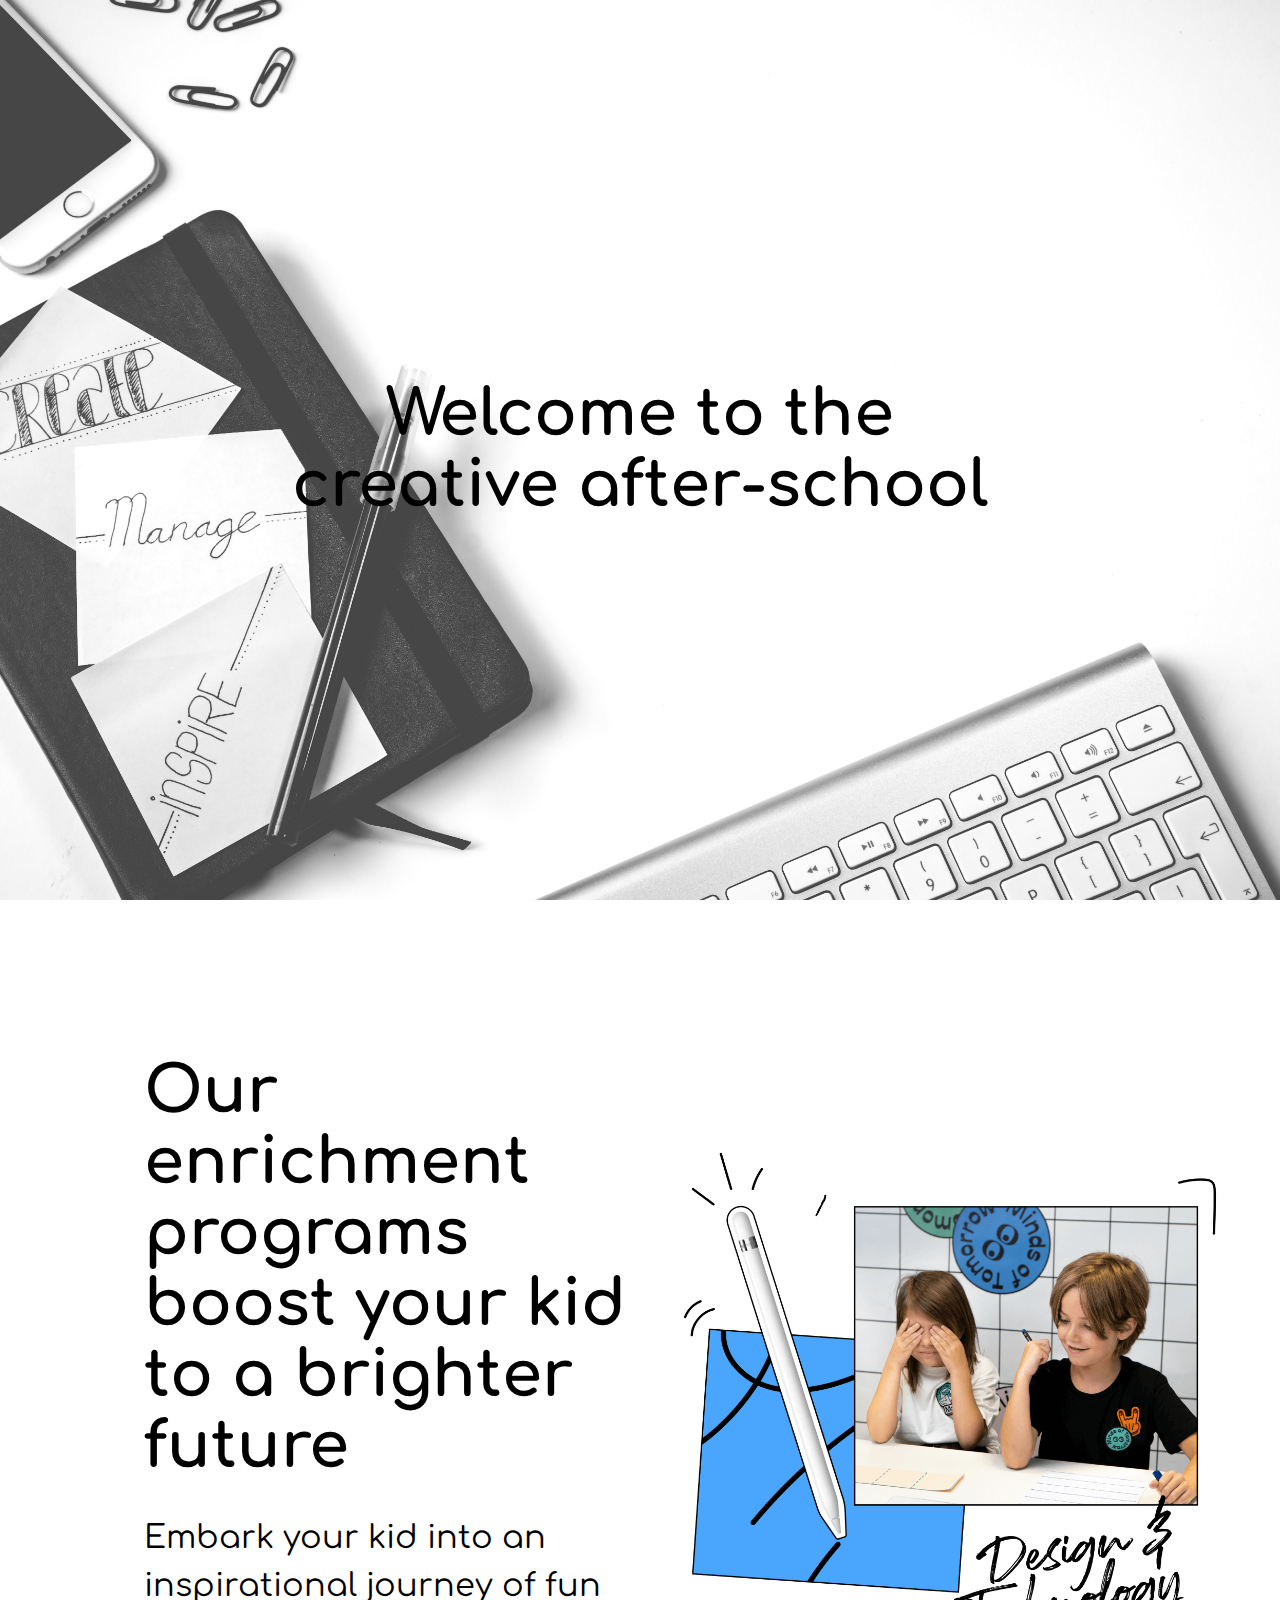
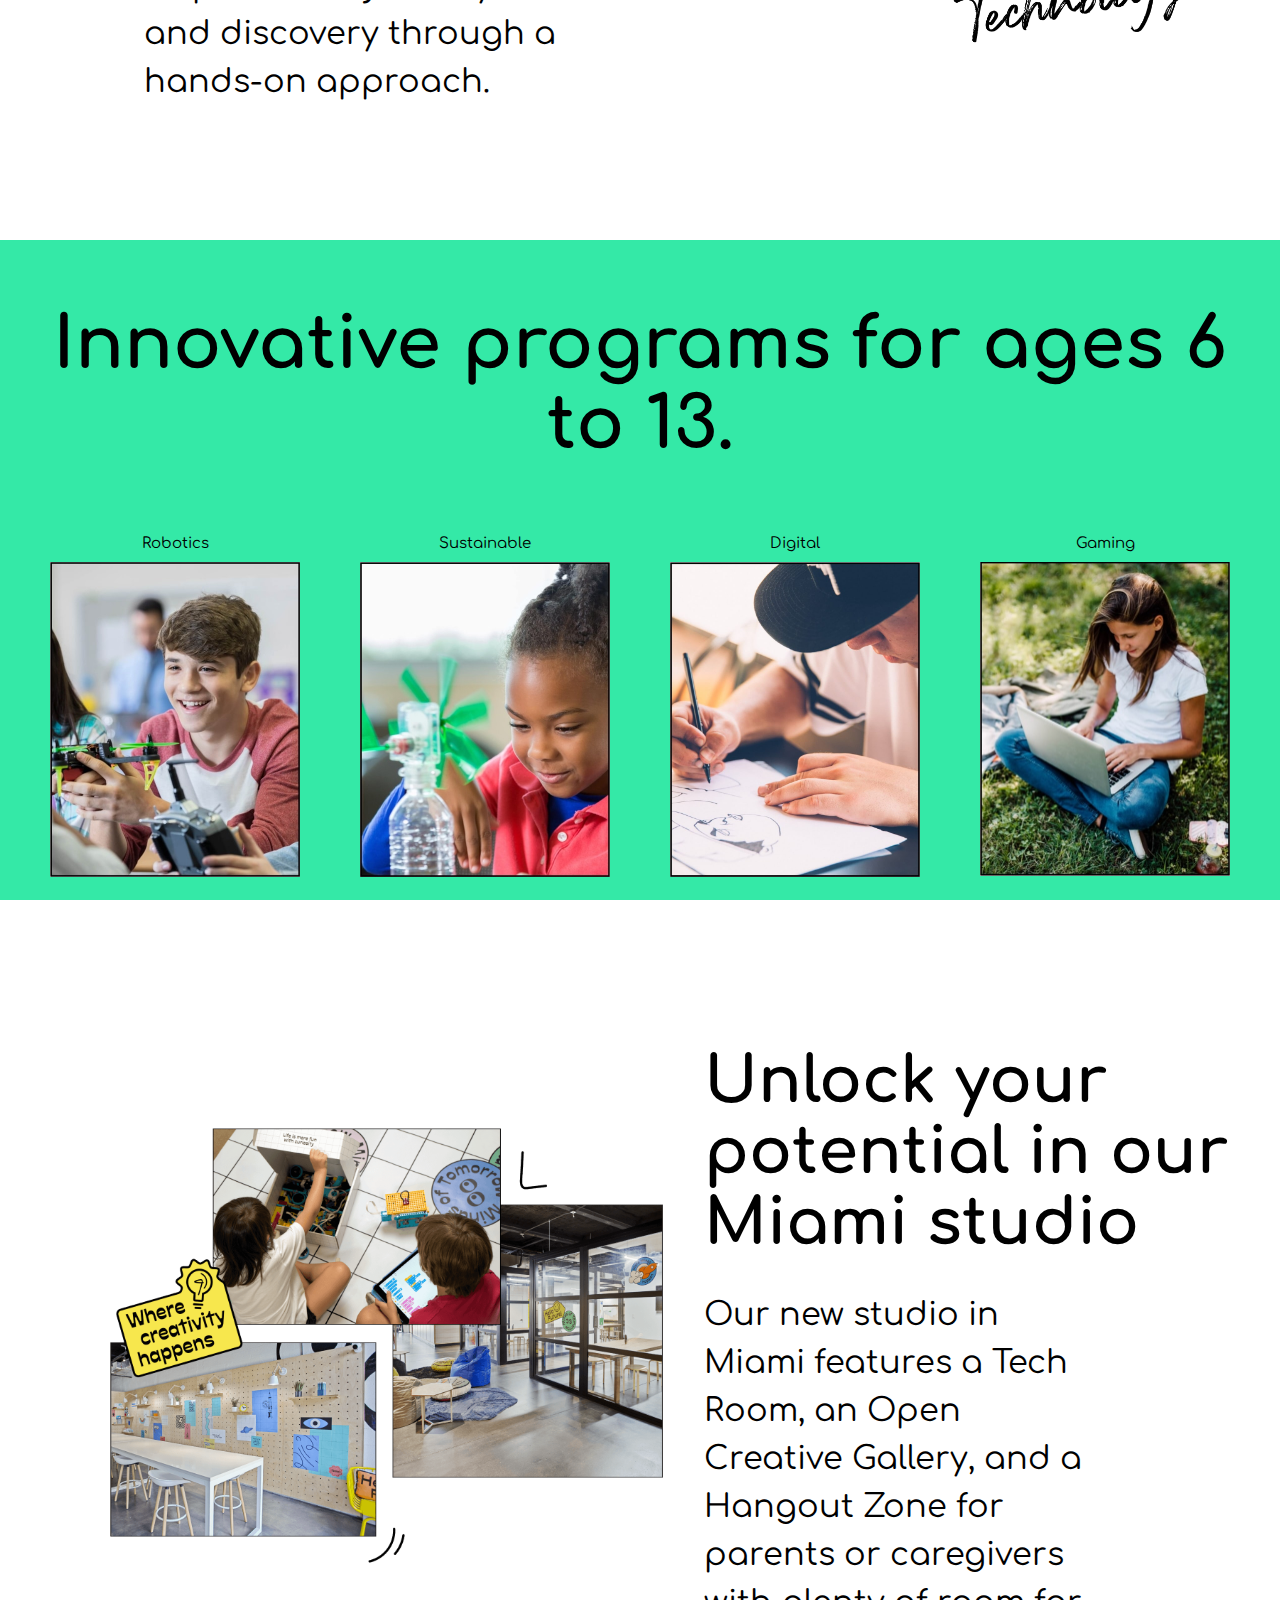
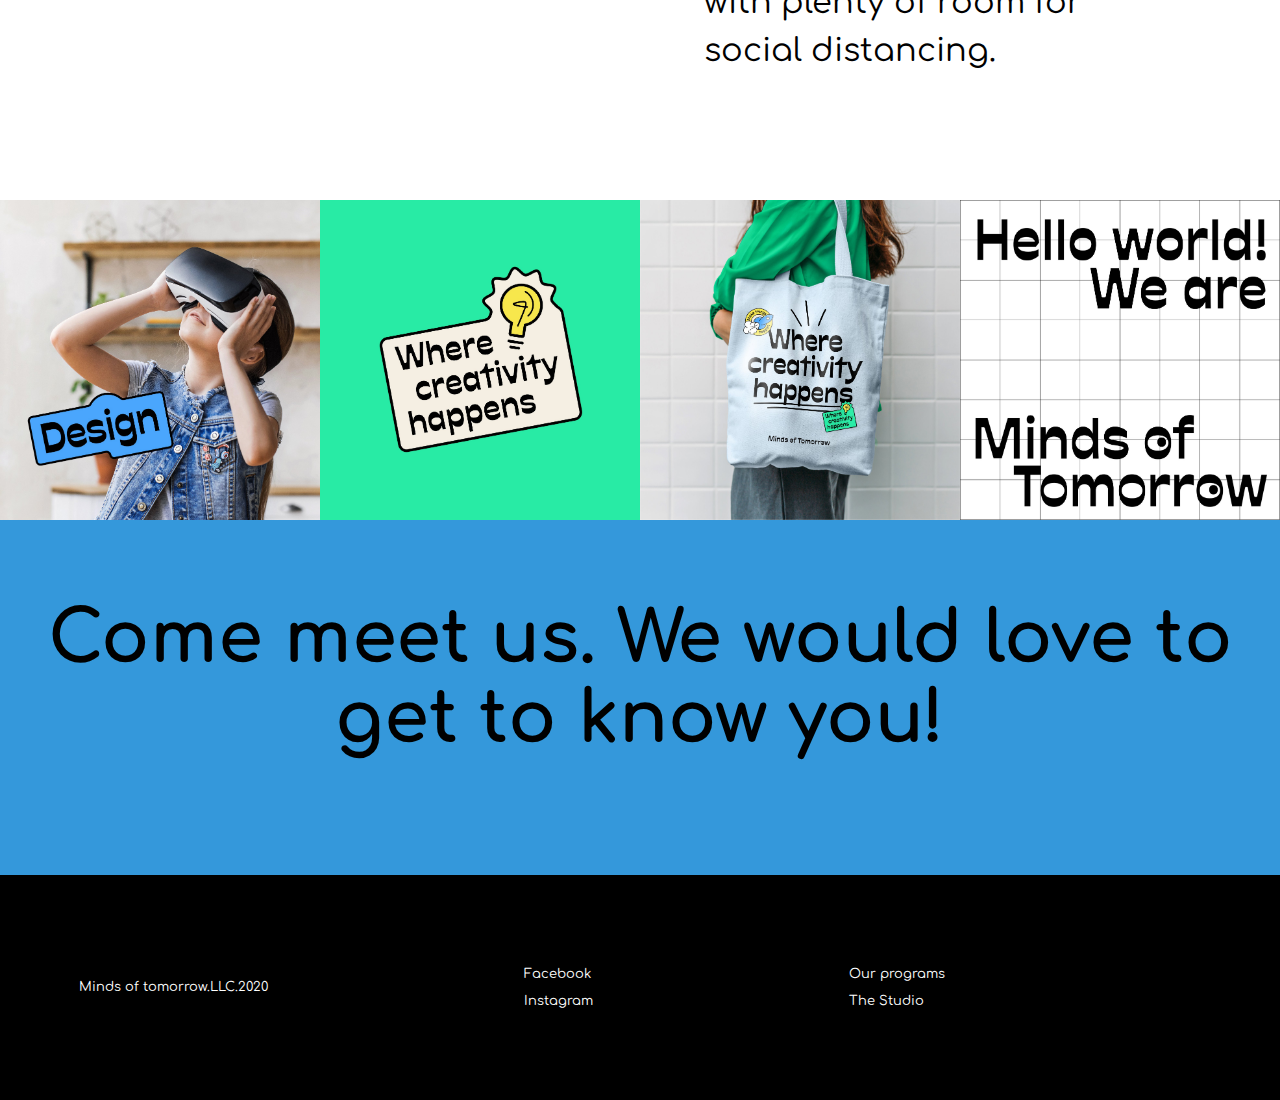
<file: index.html>
<!DOCTYPE html>
<html lang="es">
<head>
    <meta charset="UTF-8">
    <meta name="viewport" content="width=device-width, initial-scale=1.0">
    <title>Minds of Tomorrow</title>
    <link rel="icon" type="img/png" href="./img/icono.png">
    <link rel="stylesheet" href="./css/estilo.css">
    <link href="https://fonts.googleapis.com/css2?family=ABeeZee:ital@0;1&family=Comfortaa:wght@300..700&family=Geo:ital@0;1&family=Kanit:ital,wght@0,100;0,200;0,300;0,400;0,500;0,600;0,700;0,800;0,900;1,100;1,200;1,300;1,400;1,500;1,600;1,700;1,800;1,900&family=Poppins:ital,wght@0,100;0,200;0,300;0,400;0,500;0,600;0,700;0,800;0,900;1,100;1,200;1,300;1,400;1,500;1,600;1,700;1,800;1,900&family=Press+Start+2P&family=Roboto+Flex:opsz,wght@8..144,100..1000&family=Roboto+Serif:ital,opsz,wght@0,8..144,100..900;1,8..144,100..900&family=Roboto:ital,wght@0,100..900;1,100..900&display=swap" rel="stylesheet">
</head>
<body>
    <div class="header">
        <h1 class="welcome">Welcome to the creative after-school</h1>
    </div>

    <div class="start">
        <div class="textsection">
            <h2>Our enrichment programs boost your kid to a brighter future</h2>
            <p>Embark your kid into an inspirational journey of fun and discovery through a hands-on approach.</p>
        </div>
        <div class="imagen">
            <img src="./img/section-1.png" alt="proyecto">
        </div>
    </div>

    <div class="section green-section">
        <h2 class="ino">Innovative programs for ages 6 to 13.</h2>
        <div class="images">
            <div class="imagentexto">
                <div class="textoencima">Robotics</div>
                <img src="./img/section-2-a.jpeg" alt="Robotics">
            </div>

            <div class="imagentexto">
                <div class="textoencima">Sustainable</div>
                <img src="./img/section-2-b.jpeg" alt="Sustainable">
            </div>

            <div class="imagentexto">
                <div class="textoencima">Digital</div>
                <img src="./img/section-2-c.jpeg" alt="Digital">
            </div>

            <div class="imagentexto">
                <div class="textoencima">Gaming</div>
                <img src="./img/section-2-d.jpeg" alt="Gaming">
            </div>
        </div>
    </div>

    <div class="white">
        <div class="whitesec">
            <img src="./img/section-3.png" alt="proyecto">
        </div>
        <div class="textwhite">
            <h2>Unlock your potential in our Miami studio</h2>
            <p>Our new studio in Miami features a Tech Room, an Open Creative Gallery, and a Hangout Zone for parents or caregivers with plenty of room for social distancing.</p>
        </div>
    </div>

    <div class="lastimg">
            <img src="./img/section-4-a.jpg" class="second">
            <img src="./img/section-4-b.jpg" class="second">
            <img src="./img/section-4-c.jpg" class="second">
            <img src="./img/section-4-d.jpg" class="second">
    </div>

    <div class="section blue-section">
        <h2>Come meet us. We would love to get to know you!</h2>
    </div>

    <footer class="footer">
            <div class="mind">
                <p>Minds of tomorrow.LLC.2020</p>
            </div>

            <div class="frase">
                <p>Facebook</p>
                <p>Instagram</p>
            </div>

            <div class="frase">
                <p>Our programs</p>
                <p>The Studio</p>
            </div>
    </footer>

</body>
</html>
</file>
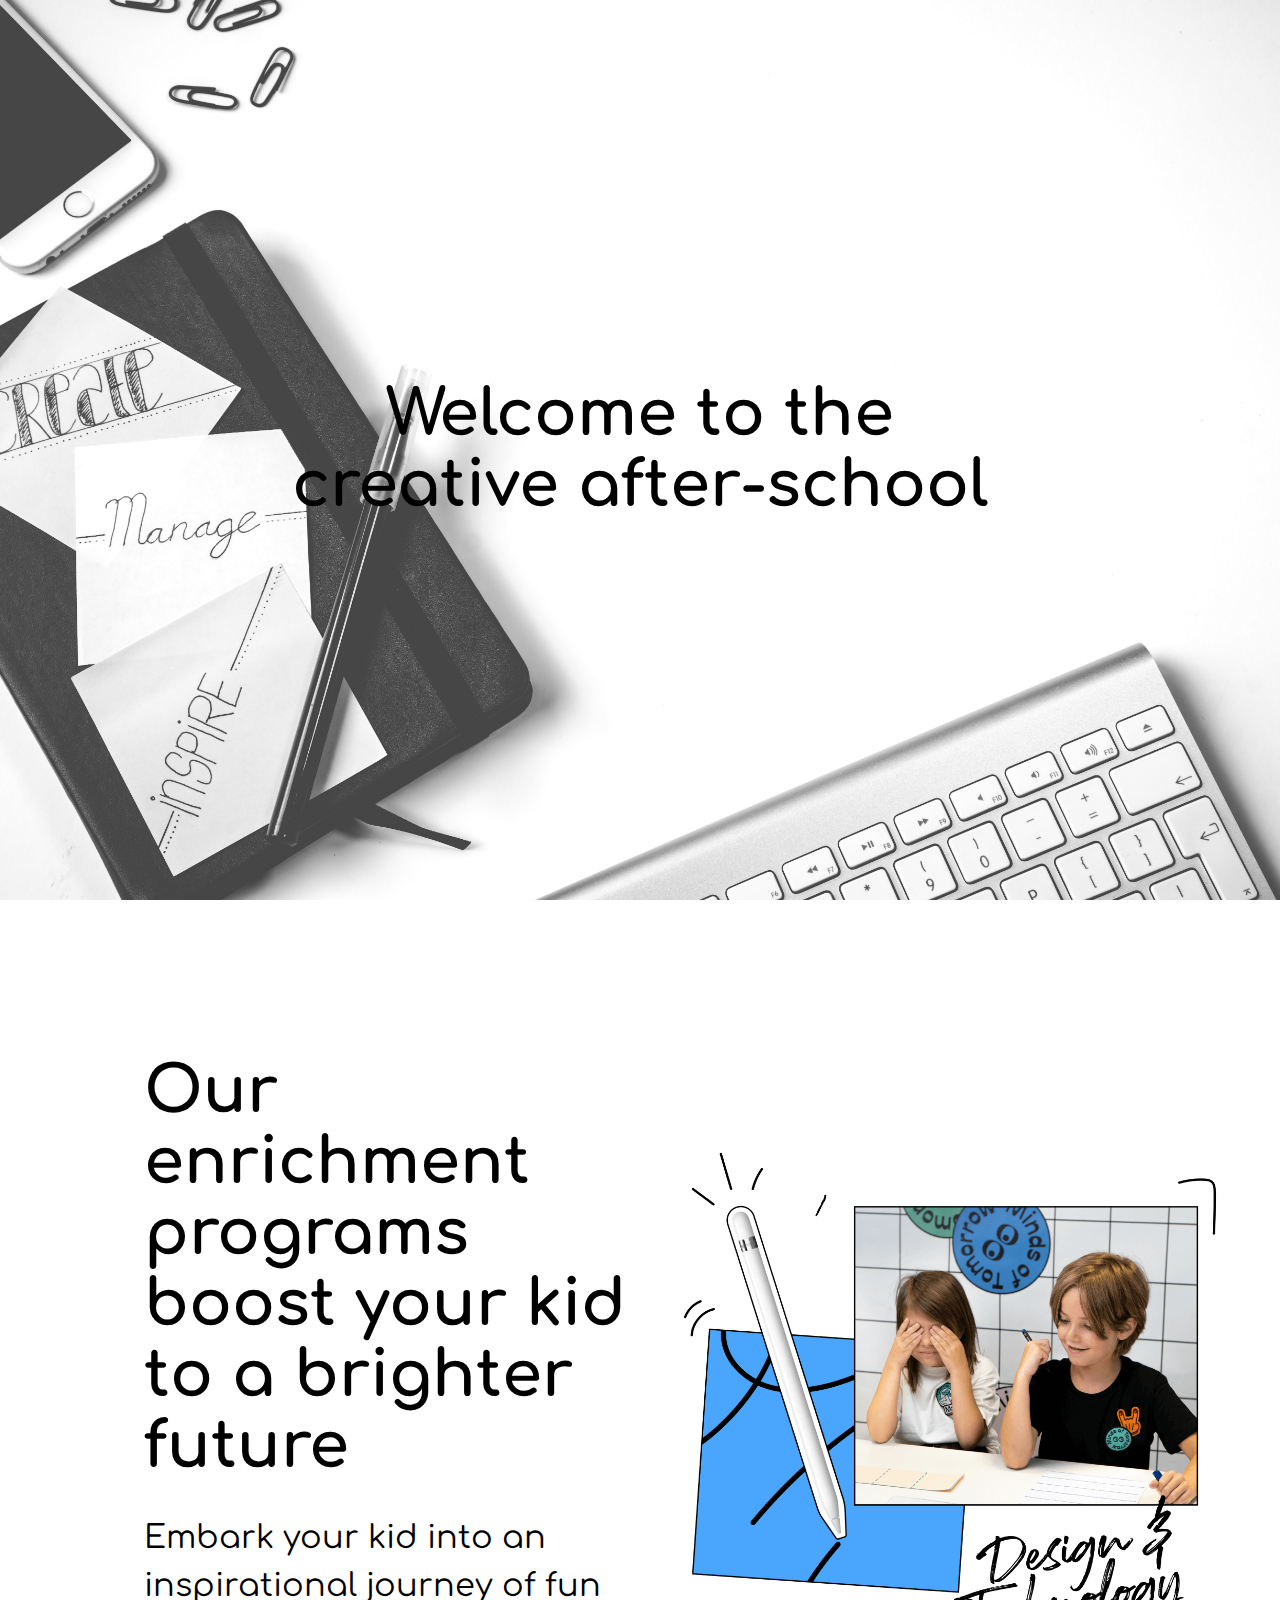
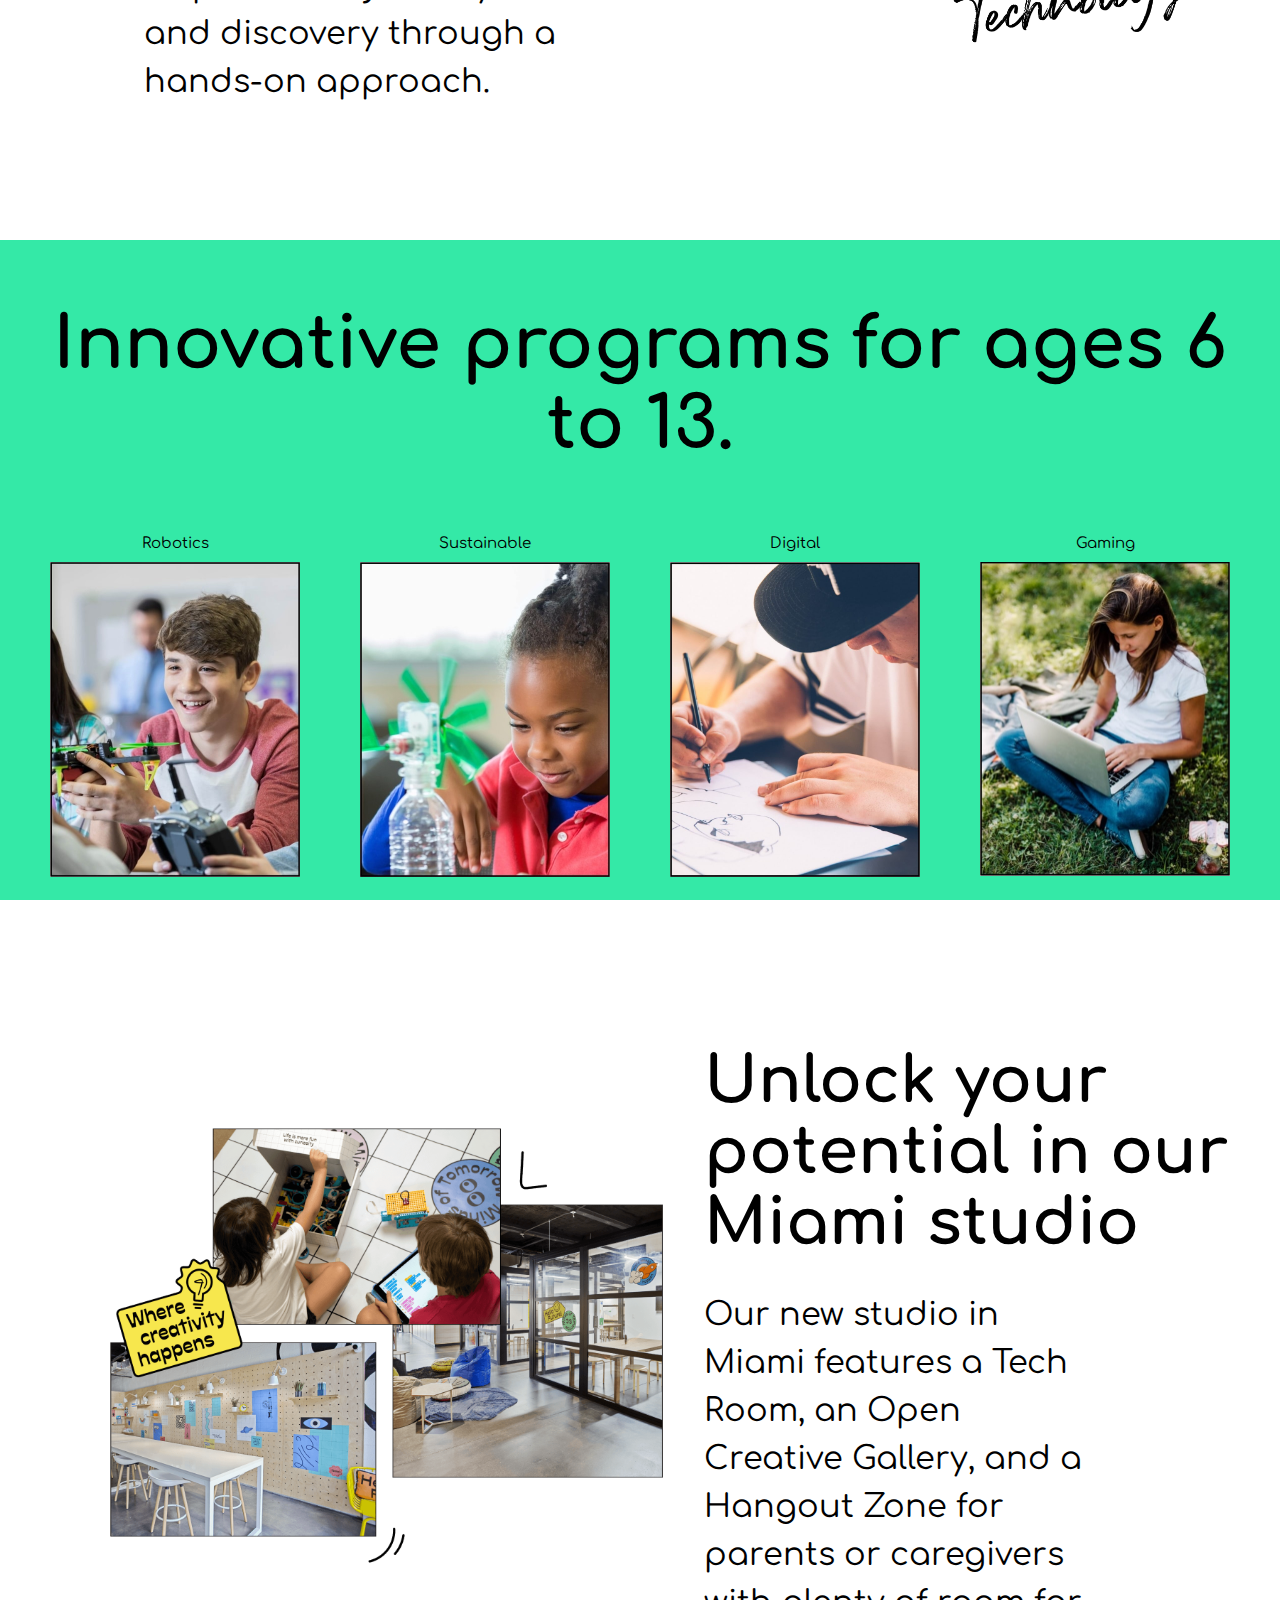
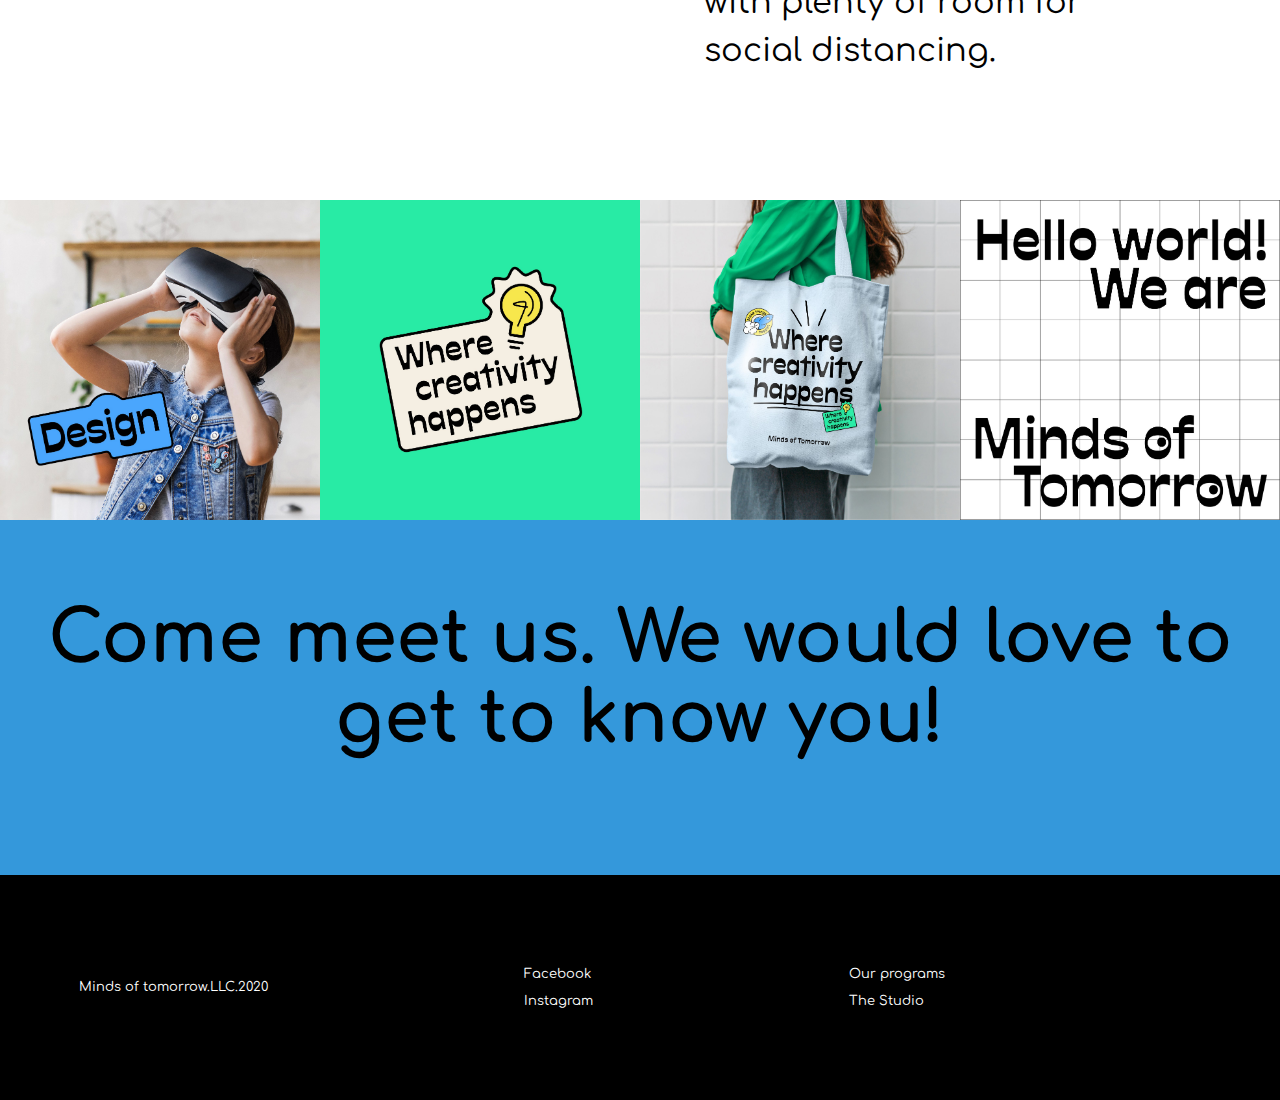
<file: html/index.html>
<!DOCTYPE html>
<html lang="es">
<head>
    <meta charset="UTF-8">
    <meta name="viewport" content="width=device-width, initial-scale=1.0">
    <title>mindsoftomorrow</title>
    <link rel="icon" type="img/png" href="../img/icono.png">
    <link rel="stylesheet" href="../css/estilo.css">
    <link href="https://fonts.googleapis.com/css2?family=ABeeZee:ital@0;1&family=Comfortaa:wght@300..700&family=Geo:ital@0;1&family=Kanit:ital,wght@0,100;0,200;0,300;0,400;0,500;0,600;0,700;0,800;0,900;1,100;1,200;1,300;1,400;1,500;1,600;1,700;1,800;1,900&family=Poppins:ital,wght@0,100;0,200;0,300;0,400;0,500;0,600;0,700;0,800;0,900;1,100;1,200;1,300;1,400;1,500;1,600;1,700;1,800;1,900&family=Press+Start+2P&family=Roboto+Flex:opsz,wght@8..144,100..1000&family=Roboto+Serif:ital,opsz,wght@0,8..144,100..900;1,8..144,100..900&family=Roboto:ital,wght@0,100..900;1,100..900&display=swap" rel="stylesheet">
</head>
<body>
    <div class="header">
        <h1 class="welcome">Welcome to the creative after-school</h1>
    </div>

    <div class="start">
        <div class="textsection">
            <h2>Our enrichment programs boost your kid to a brighter future</h2>
            <p>Embark your kid into an inspirational journey of fun and discovery through a hands-on approach.</p>
        </div>
        <div class="imagen">
            <img src="../img/section-1.png" alt="proyecto">
        </div>
    </div>

    <div class="section green-section">
        <h2 class="ino">Innovative programs for ages 6 to 13.</h2>
        <div class="images">
            <div class="imagentexto">
                <div class="textoencima">Robotics</div>
                <img src="../img/section-2-a.jpeg" alt="Robotics">
            </div>

            <div class="imagentexto">
                <div class="textoencima">Sustainable</div>
                <img src="../img/section-2-b.jpeg" alt="Sustainable">
            </div>

            <div class="imagentexto">
                <div class="textoencima">Digital</div>
                <img src="../img/section-2-c.jpeg" alt="Digital">
            </div>

            <div class="imagentexto">
                <div class="textoencima">Gaming</div>
                <img src="../img/section-2-d.jpeg" alt="Gaming">
            </div>
        </div>
    </div>

    <div class="white">
        <div class="whitesec">
            <img src="../img/section-3.png" alt="proyecto">
        </div>
        <div class="textwhite">
            <h2>Unlock your potential in our Miami studio</h2>
            <p>Our new studio in Miami features a Tech Room, an Open Creative Gallery, and a Hangout Zone for parents or caregivers with plenty of room for social distancing.</p>
        </div>
    </div>

    <div class="lastimg">
            <img src="../img/section-4-a.jpg" class="second">
            <img src="../img/section-4-b.jpg" class="second">
            <img src="../img/section-4-c.jpg" class="second">
            <img src="../img/section-4-d.jpg" class="second">
    </div>

    <div class="section blue-section">
        <h2>Come meet us. We would love to get to know you!</h2>
    </div>

    <footer class="footer">
            <div class="mind">
                <p>Minds of tomorrow.LLC.2020</p>
            </div>

            <div class="frase">
                <p>Facebook</p>
                <p>Instagram</p>
            </div>

            <div class="frase">
                <p>Our programs</p>
                <p>The Studio</p>
            </div>
    </footer>

</body>
</html>
</file>
<file: css/estilo.css>
body {
    font-family: 'Comfortaa', sans-serif;
    margin: 0;
    padding: 0;
}
.header {
    background: url(../img/banner-2.jpg) no-repeat center/cover; /*para establecer un fondo con una imagen*/
    width: 100vw; /*La anchura es del 100%*/
    height: 100vh; /*la altura es del 100%*/
    display: flex; /*para centrar el contenido tanto horizontal como verticalmente*/
    justify-content: center;
    align-items: center; /*para que el texto quede en el centro de la página*/
    text-align: center; /*para que el texto quede centrado y no en el lado derecho o izquierdo*/
    font-size: 2rem;
}

.welcome { /*para darle estilo al encabezado de la primera pagina*/
    margin-left: 20%;
    margin-right: 20%;
}

.start { /* para darle estilo a todo lo que esta dentro de la segunda sección*/
    display: flex;
    align-items: center;
    height: 100vh;
    margin: 0;
    padding: 20px;
}

.textsection { 
    width: 50%; /*para que los textos de la segunda sección y la imagen ocupen el 50 - 50*/
}

.imagen { /* la imagen de la segunda sección*/
    width: 50%; /*ocupa 50 de ancho*/
    display: flex;
    justify-content: center;
    align-items: center;
}

.textsection h2 { /* para darle estilos al encabezado de la segunda sección*/
    font-size: 4em;
    margin-bottom: 20px;
    margin-left: 20%;
}

.textsection p { /* para darle estilos al texto de la segunda sección*/
    font-size: 2em;
    line-height: 1.5;
    margin-left: 20%;
}

.imagen img { /*la imagen de Design & Tec*/
    max-width: 100%;
}

.green-section { 
    background: #34e9a7;
    color: black;
    text-align: center;
    font-size: 3em; /*el encabezado Innovative*/
    margin: 0;
    padding: 5px;
}

.images { 
    display: flex;
    justify-content: center;
    flex-wrap: wrap;
}

.images img { /*las imágenes de la sección verde*/
    width: 250px;
    margin: 10px;
}

.imagentexto { 
    position: relative;
    width: 290px; /*espacio entre las imagenes*/
    height: 350px; 
    margin: 10px;
}

.textoencima { 
    left: 35%;
    font-size: 15px;
}

.white {
    display: flex;
    justify-content: space-between;
    align-items: center;
    height: 100vh;
    margin: 0;
}

.textwhite {
    width: 50%;
}

.whitesec {
    width: 50%;
    display: flex;
    justify-content: center;
    align-items: center;
}

.textwhite h2 {
    font-size: 4em;
    margin-bottom: 20px;
    margin-left: 10%;
}

.textwhite p {
    font-size: 2em;
    line-height: 1.5;
    margin-left: 10%;
    margin-right: 28%;
}

.whitesec img { /*la imagen de creativity...*/
    max-width: 90%;
    margin-left: 20%;
}

.lastimg {
    display: grid; /*para que las imagenes queden en la misma linea*/
    grid-template-columns: repeat(4, 1fr);
    width: 100%;
}

.lastimg img {
    width: 100%;
    height: auto;
    display: block;
}

.blue-section {
    background: #3498db;
    color: black;
    height: 35vh;
    text-align: center;
    font-size: 3rem;
    margin: 0;
    padding: 20px;
}

footer {
    background-color: black;
    color: white;
    margin: 0;
    display: flex;
    justify-content: center;
    align-items: center;
    height: 25vh;
}

.footer div {
    font-size: 13px;
    margin-right: 20%;
}

@media (max-width: 700px) {

    .header {
        width: 100%;
        font-size: 2.5rem;
        align-items: center;
    }

    .welcome {
        margin-left: 10%;
        margin-right: 10%;
    }

    .start {
        flex-direction: column;
        align-items: center;
        height: 160vh;
        margin: 0;
        padding: 0;
    }

    .imagen {
        width: 80%;
    }

    .textsection {
        width: 100%;
    }

    .textsection h2 {
        font-size: 3em;
        margin: 0;
        margin-left: 10%;
        margin-right: 10%;
        margin-top: 5%;
        margin-bottom: 5%;
    }

    .textsection p {
        font-size: 2em;
        margin: 0;
        margin-left: 10%;
        margin-right: 10%;
    }

    .ino {
        font-size: 1em;
    }

    .textwhite {
        width: 100%;
        margin-left: 20%;
    }

    .textwhite h2 {
        font-size: 2.5em;
        margin-left: 5%;
        margin-right: 20%;
    }

    .textwhite p {
        font-size: 1.9em;
        margin-left: 5%;
        margin-right: 20%;
    }

    .white {
        height: 140vh;
        flex-direction: column;
        align-items: center;
        justify-content: center;
    }

    .whitesec {
        width: 80%;
        margin-right: 20%;
    }

    .lastimg {
        grid-template-columns: repeat(2, 1fr);
    }

    .blue-section {
        height: 25vh;
        text-align: center;
        font-size: 2rem;
        margin: 0;
        padding: 10px;
    }

    footer {
        height: 50vh;
        flex-direction: column;
        align-items: center;
    } 

    .footer div {
        font-size: 20px;
        margin-right: 30%;
    }

    }
</file>
